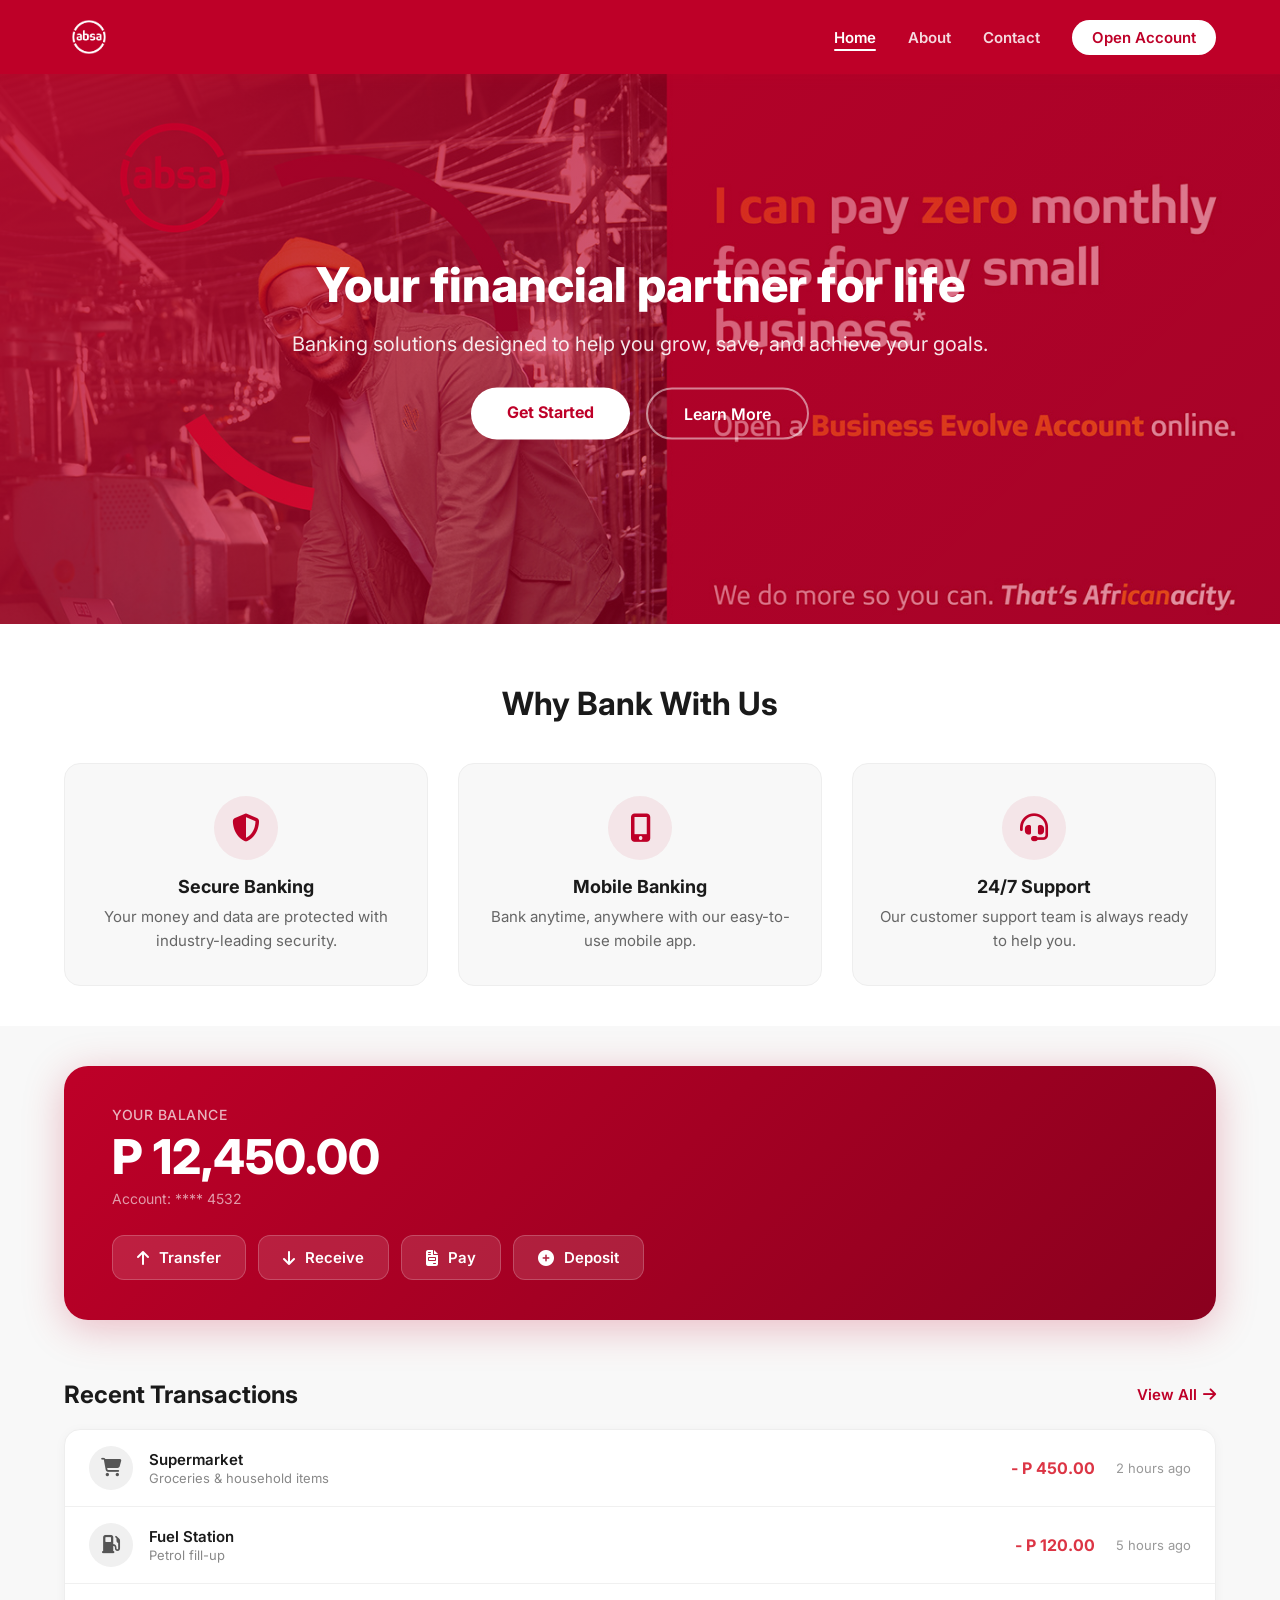
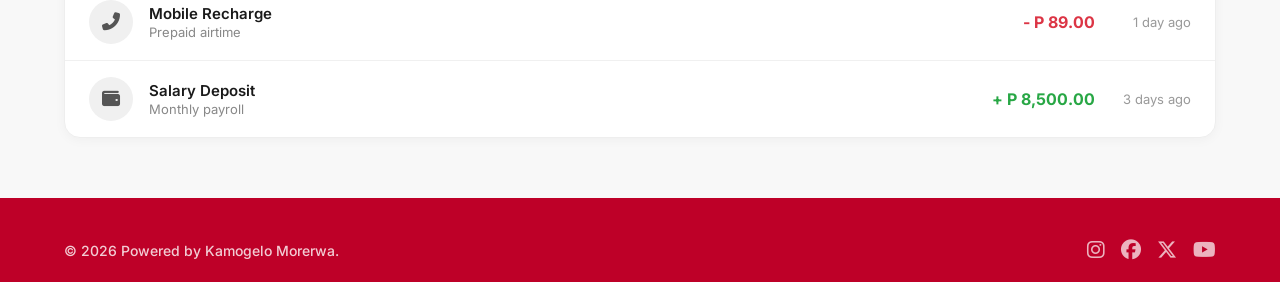
<file: index.html>
<!DOCTYPE html>
<html lang="en">
<head>
    <meta charset="utf-8">
    <meta name="viewport" content="width=device-width, initial-scale=1">
    <!-- Font Awesome -->
    <link rel="stylesheet" href="https://cdnjs.cloudflare.com/ajax/libs/font-awesome/6.5.0/css/all.min.css">
    <!-- Google Fonts -->
    <link href="https://fonts.googleapis.com/css2?family=Inter:wght@400;500;600;700;800&display=swap" rel="stylesheet">
    <link href="style.css" rel="stylesheet">
    <title>Absa Bank</title>
</head>
<body>
    <!-- ========================================== -->
    <!-- HEADER                                    -->
    <!-- ========================================== -->
    <header class="header">
        <div class="header-container">
            <div class="logo">
                <a href="index.html">
                    <img src="images/absa_logo.png" alt="Absa Logo">
                </a>
            </div>

            <nav class="nav">
                <a href="#" class="active">Home</a>
                <a href="#">About</a>
                <a href="#">Contact</a>
                <a href="login.html" class="nav-cta">Open Account</a>
            </nav>
        </div>
    </header>

    <!-- ========================================== -->
    <!-- HERO SECTION                              -->
    <!-- ========================================== -->
    <section class="hero">
        <div class="hero-image">
            <img src="images/banner.jpg" alt="Absa Banner Image">
        </div>
        <div class="hero-content">
            <h1>Your financial partner for life</h1>
            <p>Banking solutions designed to help you grow, save, and achieve your goals.</p>
            <div class="hero-buttons">
                <a href="#" class="btn-primary">Get Started</a>
                <a href="#" class="btn-secondary">Learn More</a>
            </div>
        </div>
    </section>

    <!-- ========================================== -->
    <!-- FEATURES SECTION                          -->
    <!-- ========================================== -->
    <section class="features">
        <div class="container">
            <h2 class="section-title">Why Bank With Us</h2>
            <div class="features-grid">
                <div class="feature-card">
                    <div class="feature-icon"><i class="fas fa-shield-alt"></i></div>
                    <h3>Secure Banking</h3>
                    <p>Your money and data are protected with industry-leading security.</p>
                </div>
                <div class="feature-card">
                    <div class="feature-icon"><i class="fas fa-mobile-alt"></i></div>
                    <h3>Mobile Banking</h3>
                    <p>Bank anytime, anywhere with our easy-to-use mobile app.</p>
                </div>
                <div class="feature-card">
                    <div class="feature-icon"><i class="fas fa-headset"></i></div>
                    <h3>24/7 Support</h3>
                    <p>Our customer support team is always ready to help you.</p>
                </div>
            </div>
        </div>
    </section>

    <!-- ========================================== -->
    <!-- ACCOUNT OVERVIEW                         -->
    <!-- ========================================== -->
    <section class="account-overview">
        <div class="container">
            <div class="account-card">
                <div class="account-balance">
                    <p class="balance-label">Your Balance</p>
                    <h2 class="balance-amount">P 12,450.00</h2>
                    <p class="balance-account">Account: **** 4532</p>
                </div>
                <div class="account-actions">
                    <button class="action-btn"><i class="fas fa-arrow-up"></i> Transfer</button>
                    <button class="action-btn"><i class="fas fa-arrow-down"></i> Receive</button>
                    <button class="action-btn"><i class="fas fa-file-invoice"></i> Pay</button>
                    <button class="action-btn"><i class="fas fa-plus-circle"></i> Deposit</button>
                </div>
            </div>
        </div>
    </section>

    <!-- ========================================== -->
    <!-- RECENT TRANSACTIONS                      -->
    <!-- ========================================== -->
    <section class="transactions">
        <div class="container">
            <div class="transactions-header">
                <h2>Recent Transactions</h2>
                <a href="#" class="view-all">View All <i class="fas fa-arrow-right"></i></a>
            </div>
            <div class="transactions-list">
                <div class="transaction-item">
                    <div class="transaction-icon"><i class="fas fa-shopping-cart"></i></div>
                    <div class="transaction-info">
                        <h4>Supermarket</h4>
                        <p>Groceries & household items</p>
                    </div>
                    <div class="transaction-amount negative">- P 450.00</div>
                    <div class="transaction-time">2 hours ago</div>
                </div>
                <div class="transaction-item">
                    <div class="transaction-icon"><i class="fas fa-gas-pump"></i></div>
                    <div class="transaction-info">
                        <h4>Fuel Station</h4>
                        <p>Petrol fill-up</p>
                    </div>
                    <div class="transaction-amount negative">- P 120.00</div>
                    <div class="transaction-time">5 hours ago</div>
                </div>
                <div class="transaction-item">
                    <div class="transaction-icon"><i class="fas fa-phone-alt"></i></div>
                    <div class="transaction-info">
                        <h4>Mobile Recharge</h4>
                        <p>Prepaid airtime</p>
                    </div>
                    <div class="transaction-amount negative">- P 89.00</div>
                    <div class="transaction-time">1 day ago</div>
                </div>
                <div class="transaction-item">
                    <div class="transaction-icon"><i class="fas fa-wallet"></i></div>
                    <div class="transaction-info">
                        <h4>Salary Deposit</h4>
                        <p>Monthly payroll</p>
                    </div>
                    <div class="transaction-amount positive">+ P 8,500.00</div>
                    <div class="transaction-time">3 days ago</div>
                </div>
            </div>
        </div>
    </section>

    <!-- ========================================== -->
    <!-- FOOTER                                    -->
    <!-- ========================================== -->
    <footer class="footer">
        <div class="container">
            <div class="footer-content">
                <p>&copy; 2026 Powered by Kamogelo Morerwa.</p>
                <div class="social-links">
                    <a href="#" aria-label="Instagram"><i class="fa-brands fa-instagram"></i></a>
                    <a href="#" aria-label="Facebook"><i class="fa-brands fa-facebook"></i></a>
                    <a href="#" aria-label="X / Twitter"><i class="fa-brands fa-x-twitter"></i></a>
                    <a href="#" aria-label="YouTube"><i class="fa-brands fa-youtube"></i></a>
                </div>
            </div>
        </div>
    </footer>

    <script src="script.js"></script>
</body>
</html>
</file>
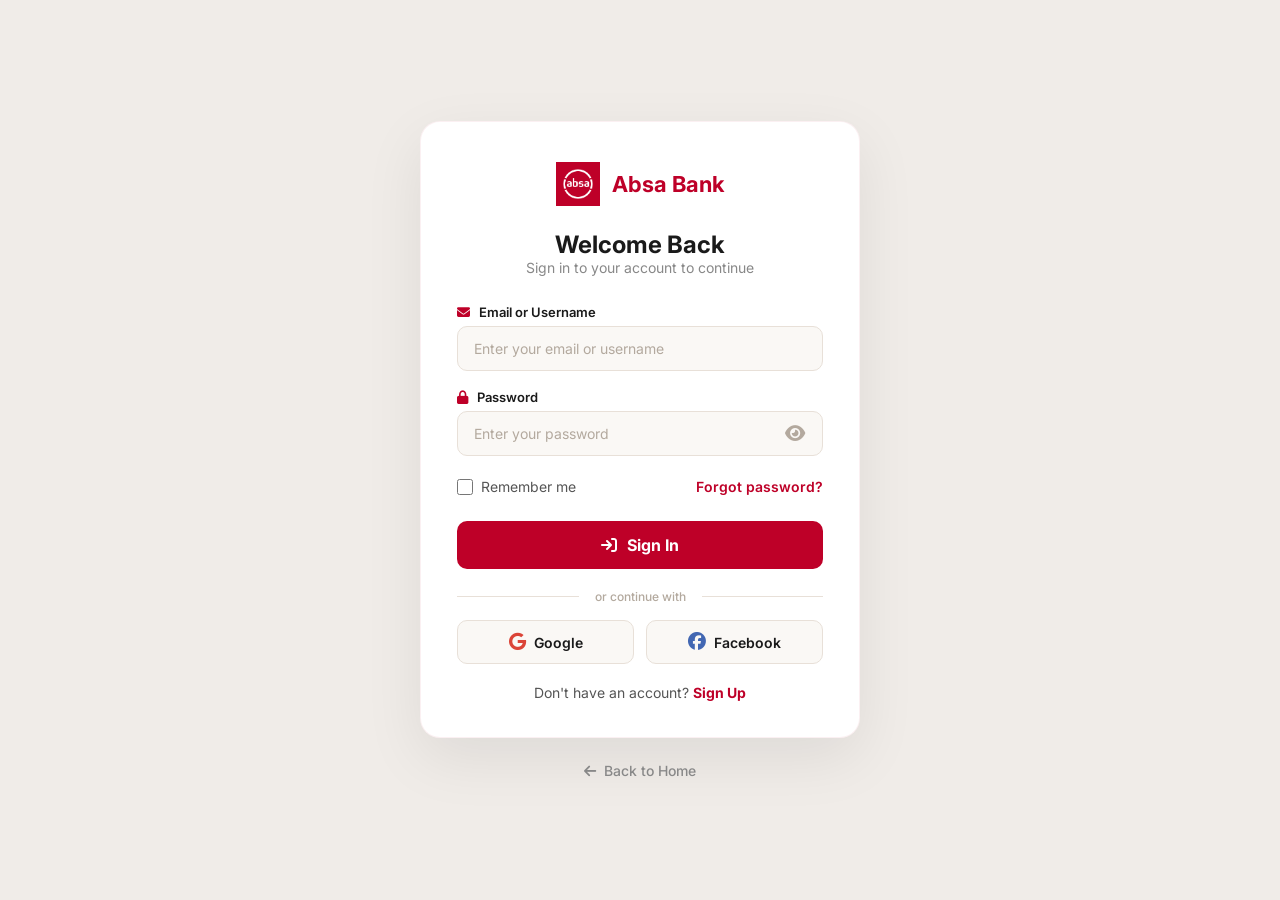
<file: login.html>
<!DOCTYPE html>
<html lang="en">
<head>
    <meta charset="utf-8">
    <meta name="viewport" content="width=device-width, initial-scale=1">
    <!-- Font Awesome -->
    <link rel="stylesheet" href="https://cdnjs.cloudflare.com/ajax/libs/font-awesome/6.5.0/css/all.min.css">
    <!-- Google Fonts -->
    <link href="https://fonts.googleapis.com/css2?family=Inter:wght@400;500;600;700;800&display=swap" rel="stylesheet">
    <link href="style.css" rel="stylesheet">
    <link href="login.css" rel="stylesheet">
    <title>Login - Absa Bank</title>
</head>
<body>
    <!-- ========================================== -->
    <!-- LOGIN PAGE                                -->
    <!-- ========================================== -->
    <div class="login-page">
        <div class="login-card">
            <!-- Logo -->
            <div class="login-logo">
                <img src="images/absa_logo.png" alt="Absa Logo">
                <h1>Absa Bank</h1>
            </div>

            <!-- Welcome Message -->
            <h2>Welcome Back</h2>
            <p class="login-subtitle">Sign in to your account to continue</p>

            <!-- Login Form -->
            <form class="login-form" id="loginForm">
                <!-- Email Field -->
                <div class="form-group">
                    <label for="loginEmail">
                        <i class="fas fa-envelope"></i> Email or Username
                    </label>
                    <input 
                        type="text" 
                        id="loginEmail" 
                        placeholder="Enter your email or username" 
                        required 
                    />
                </div>

                <!-- Password Field -->
                <div class="form-group">
                    <label for="loginPassword">
                        <i class="fas fa-lock"></i> Password
                    </label>
                    <div class="password-wrapper">
                        <input 
                            type="password" 
                            id="loginPassword" 
                            placeholder="Enter your password" 
                            required 
                        />
                        <button type="button" class="toggle-password" id="toggleLoginPassword">
                            <i class="fas fa-eye"></i>
                        </button>
                    </div>
                </div>

                <!-- Options -->
                <div class="form-options">
                    <label class="remember-me">
                        <input type="checkbox" /> Remember me
                    </label>
                    <a href="#" class="forgot-password">Forgot password?</a>
                </div>

                <!-- Login Button -->
                <button type="submit" class="login-btn">
                    <i class="fas fa-arrow-right-to-bracket"></i> Sign In
                </button>
            </form>

            <!-- Divider -->
            <div class="divider">
                <span>or continue with</span>
            </div>

            <!-- Social Login -->
            <div class="social-login">
                <button class="social-btn google">
                    <i class="fa-brands fa-google"></i> Google
                </button>
                <button class="social-btn facebook">
                    <i class="fa-brands fa-facebook"></i> Facebook
                </button>
            </div>

            <!-- Sign Up Link -->
            <p class="signup-link">
                Don't have an account? <a href="signup.html">Sign Up</a>
            </p>
        </div>

        <!-- Back to Home -->
        <a href="index.html" class="back-home">
            <i class="fas fa-arrow-left"></i> Back to Home
        </a>
    </div>

    <script src="script.js"></script>
</body>
</html>
</file>
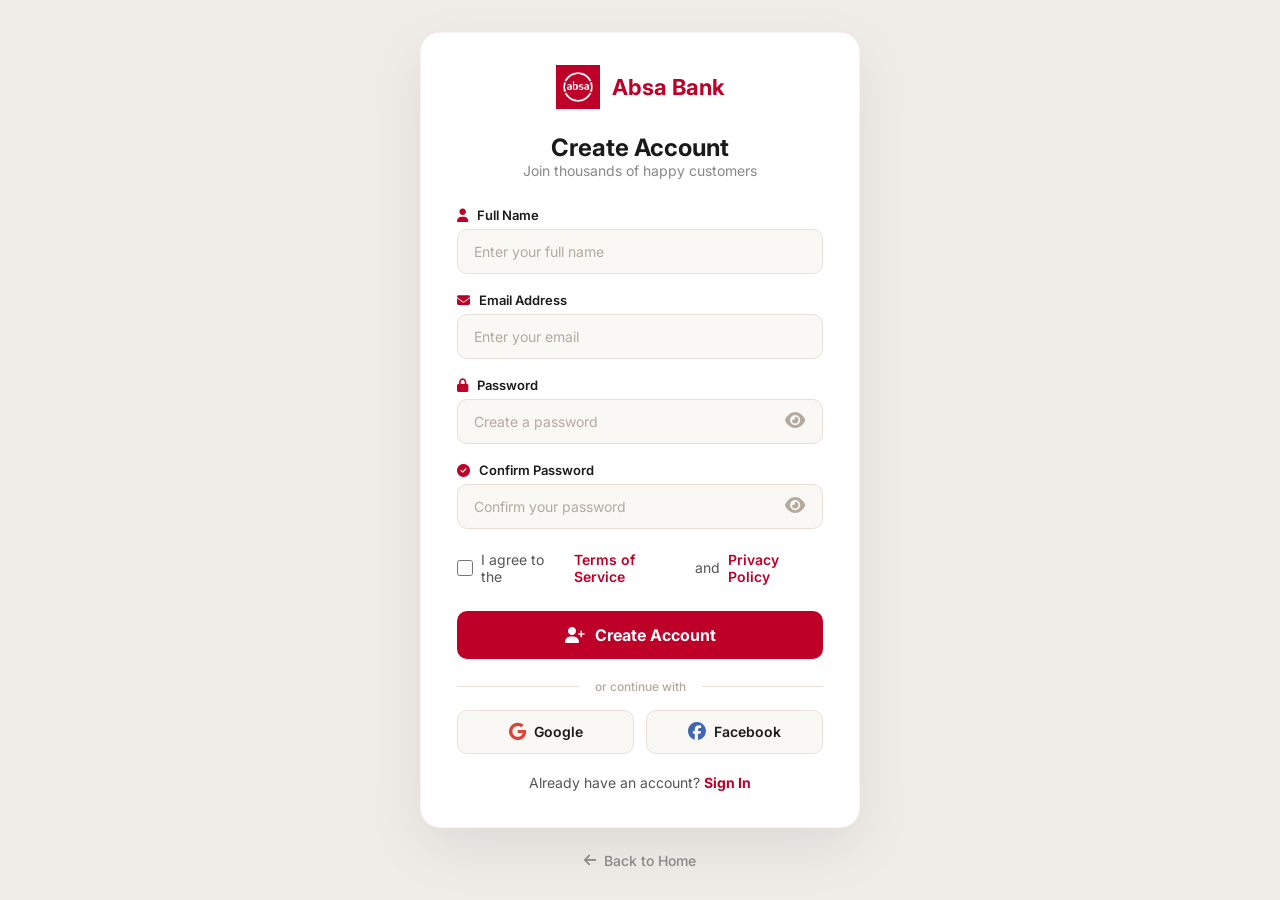
<file: signup.html>
<!DOCTYPE html>
<html lang="en">
<head>
    <meta charset="utf-8">
    <meta name="viewport" content="width=device-width, initial-scale=1">
    <!-- Font Awesome -->
    <link rel="stylesheet" href="https://cdnjs.cloudflare.com/ajax/libs/font-awesome/6.5.0/css/all.min.css">
    <!-- Google Fonts -->
    <link href="https://fonts.googleapis.com/css2?family=Inter:wght@400;500;600;700;800&display=swap" rel="stylesheet">
    <link href="style.css" rel="stylesheet">
    <link href="login.css" rel="stylesheet">
    <title>Sign Up - Absa Bank</title>
</head>
<body>
    <!-- ========================================== -->
    <!-- SIGNUP PAGE                              -->
    <!-- ========================================== -->
    <div class="login-page">
        <div class="login-card signup-card">
            <!-- Logo -->
            <div class="login-logo">
                <img src="images/absa_logo.png" alt="Absa Logo">
                <h1>Absa Bank</h1>
            </div>

            <!-- Welcome Message -->
            <h2>Create Account</h2>
            <p class="login-subtitle">Join thousands of happy customers</p>

            <!-- Signup Form -->
            <form class="login-form" id="signupForm">
                <!-- Full Name -->
                <div class="form-group">
                    <label for="signupName">
                        <i class="fas fa-user"></i> Full Name
                    </label>
                    <input 
                        type="text" 
                        id="signupName" 
                        placeholder="Enter your full name" 
                        required 
                    />
                </div>

                <!-- Email -->
                <div class="form-group">
                    <label for="signupEmail">
                        <i class="fas fa-envelope"></i> Email Address
                    </label>
                    <input 
                        type="email" 
                        id="signupEmail" 
                        placeholder="Enter your email" 
                        required 
                    />
                </div>

                <!-- Password -->
                <div class="form-group">
                    <label for="signupPassword">
                        <i class="fas fa-lock"></i> Password
                    </label>
                    <div class="password-wrapper">
                        <input 
                            type="password" 
                            id="signupPassword" 
                            placeholder="Create a password" 
                            required 
                        />
                        <button type="button" class="toggle-password" id="toggleSignupPassword">
                            <i class="fas fa-eye"></i>
                        </button>
                    </div>
                </div>

                <!-- Confirm Password -->
                <div class="form-group">
                    <label for="signupConfirmPassword">
                        <i class="fas fa-check-circle"></i> Confirm Password
                    </label>
                    <div class="password-wrapper">
                        <input 
                            type="password" 
                            id="signupConfirmPassword" 
                            placeholder="Confirm your password" 
                            required 
                        />
                        <button type="button" class="toggle-password" id="toggleSignupConfirmPassword">
                            <i class="fas fa-eye"></i>
                        </button>
                    </div>
                </div>

                <!-- Terms -->
                <div class="form-options">
                    <label class="remember-me">
                        <input type="checkbox" required /> I agree to the 
                        <a href="#" class="terms-link">Terms of Service</a> and 
                        <a href="#" class="terms-link">Privacy Policy</a>
                    </label>
                </div>

                <!-- Signup Button -->
                <button type="submit" class="login-btn">
                    <i class="fas fa-user-plus"></i> Create Account
                </button>
            </form>

            <!-- Divider -->
            <div class="divider">
                <span>or continue with</span>
            </div>

            <!-- Social Login -->
            <div class="social-login">
                <button class="social-btn google">
                    <i class="fa-brands fa-google"></i> Google
                </button>
                <button class="social-btn facebook">
                    <i class="fa-brands fa-facebook"></i> Facebook
                </button>
            </div>

            <!-- Login Link -->
            <p class="signup-link">
                Already have an account? <a href="login.html">Sign In</a>
            </p>
        </div>

        <!-- Back to Home -->
        <a href="index.html" class="back-home">
            <i class="fas fa-arrow-left"></i> Back to Home
        </a>
    </div>

    <script src="script.js"></script>
</body>
</html>
</file>
<file: style.css>
/* ============================================ */
/* RESET & BASE STYLES                         */
/* ============================================ */
* {
    margin: 0;
    padding: 0;
    box-sizing: border-box;
}

body {
    font-family: 'Inter', -apple-system, BlinkMacSystemFont, sans-serif;
    color: #1a1a1a;
    background: #f8f8f8;
    overflow-x: hidden;
}

.container {
    max-width: 1200px;
    margin: 0 auto;
    padding: 0 24px;
}

/* ============================================ */
/* HEADER                                      */
/* ============================================ */
.header {
    background-color: #BE0028;
    padding: 12px 0;
    position: sticky;
    top: 0;
    z-index: 1000;
    box-shadow: 0 2px 12px rgba(190, 0, 40, 0.3);
}

.header-container {
    display: flex;
    justify-content: space-between;
    align-items: center;
    max-width: 1200px;
    margin: 0 auto;
    padding: 0 24px;
}

.logo img {
    width: 50px;
    height: 50px;
    display: block;
}

.nav {
    display: flex;
    align-items: center;
    gap: 32px;
    list-style: none;
}

.nav a {
    text-decoration: none;
    color: rgba(255, 255, 255, 0.85);
    font-weight: 600;
    font-size: 15px;
    transition: color 0.3s ease;
}

.nav a:hover {
    color: #ffffff;
}

.nav a.active {
    color: #ffffff;
    position: relative;
}

.nav a.active::after {
    content: '';
    position: absolute;
    bottom: -4px;
    left: 0;
    right: 0;
    height: 2px;
    background: white;
    border-radius: 2px;
}

.nav-cta {
    background: #ffffff;
    color: #BE0028 !important;
    padding: 8px 20px;
    border-radius: 30px;
    font-weight: 700;
    transition: all 0.3s ease;
}

.nav-cta:hover {
    background: rgba(255, 255, 255, 0.85);
    transform: scale(1.02);
}

/* ============================================ */
/* HERO SECTION                                */
/* ============================================ */
.hero {
    position: relative;
    height: 550px;
    overflow: hidden;
}

.hero-image img {
    width: 100%;
    height: 100%;
    object-fit: cover;
    display: block;
}

.hero::before {
    content: '';
    position: absolute;
    top: 0;
    left: 0;
    right: 0;
    bottom: 0;
    background: linear-gradient(135deg, rgba(190, 0, 40, 0.85) 0%, rgba(190, 0, 40, 0.4) 100%);
    z-index: 1;
}

.hero-content {
    position: absolute;
    top: 50%;
    left: 50%;
    transform: translate(-50%, -50%);
    text-align: center;
    color: white;
    z-index: 2;
    width: 90%;
    max-width: 700px;
}

.hero-content h1 {
    font-size: 48px;
    font-weight: 800;
    margin-bottom: 16px;
    line-height: 1.1;
}

.hero-content p {
    font-size: 20px;
    font-weight: 400;
    opacity: 0.9;
    margin-bottom: 28px;
    line-height: 1.6;
}

.hero-buttons {
    display: flex;
    gap: 16px;
    justify-content: center;
    flex-wrap: wrap;
}

.btn-primary {
    display: inline-block;
    background: #ffffff;
    color: #BE0028;
    padding: 14px 36px;
    border-radius: 30px;
    font-weight: 700;
    font-size: 16px;
    text-decoration: none;
    transition: all 0.3s ease;
}

.btn-primary:hover {
    transform: translateY(-2px);
    box-shadow: 0 8px 30px rgba(255, 255, 255, 0.3);
}

.btn-secondary {
    display: inline-block;
    background: transparent;
    color: #ffffff;
    padding: 14px 36px;
    border-radius: 30px;
    font-weight: 600;
    font-size: 16px;
    text-decoration: none;
    border: 2px solid rgba(255, 255, 255, 0.5);
    transition: all 0.3s ease;
}

.btn-secondary:hover {
    background: rgba(255, 255, 255, 0.15);
    border-color: #ffffff;
    transform: translateY(-2px);
}

/* ============================================ */
/* FEATURES SECTION                            */
/* ============================================ */
.features {
    padding: 60px 0 40px;
    background: #ffffff;
}

.section-title {
    text-align: center;
    font-size: 32px;
    font-weight: 700;
    color: #1a1a1a;
    margin-bottom: 40px;
}

.features-grid {
    display: grid;
    grid-template-columns: repeat(auto-fill, minmax(280px, 1fr));
    gap: 30px;
}

.feature-card {
    text-align: center;
    padding: 32px 24px;
    border-radius: 16px;
    background: #f8f8f8;
    transition: all 0.3s ease;
    border: 1px solid #eee;
}

.feature-card:hover {
    transform: translateY(-6px);
    box-shadow: 0 12px 40px rgba(0, 0, 0, 0.06);
}

.feature-icon {
    width: 64px;
    height: 64px;
    background: rgba(190, 0, 40, 0.08);
    border-radius: 50%;
    display: flex;
    align-items: center;
    justify-content: center;
    margin: 0 auto 16px;
    font-size: 28px;
    color: #BE0028;
}

.feature-card h3 {
    font-size: 18px;
    font-weight: 700;
    margin-bottom: 8px;
}

.feature-card p {
    font-size: 15px;
    color: #666;
    line-height: 1.6;
}

/* ============================================ */
/* ACCOUNT OVERVIEW                            */
/* ============================================ */
.account-overview {
    padding: 40px 0 60px;
}

.account-card {
    background: linear-gradient(135deg, #BE0028, #8A001E);
    border-radius: 24px;
    padding: 40px 48px;
    color: white;
    box-shadow: 0 8px 40px rgba(190, 0, 40, 0.25);
}

.account-balance {
    margin-bottom: 28px;
}

.balance-label {
    font-size: 14px;
    font-weight: 500;
    opacity: 0.7;
    text-transform: uppercase;
    letter-spacing: 0.5px;
}

.balance-amount {
    font-size: 48px;
    font-weight: 800;
    margin: 4px 0 4px;
}

.balance-account {
    font-size: 14px;
    opacity: 0.6;
}

.account-actions {
    display: flex;
    gap: 12px;
    flex-wrap: wrap;
}

.action-btn {
    display: flex;
    align-items: center;
    gap: 10px;
    background: rgba(255, 255, 255, 0.12);
    border: 1px solid rgba(255, 255, 255, 0.2);
    color: white;
    padding: 12px 24px;
    border-radius: 12px;
    font-size: 15px;
    font-weight: 600;
    font-family: 'Inter', sans-serif;
    cursor: pointer;
    transition: all 0.3s ease;
}

.action-btn:hover {
    background: rgba(255, 255, 255, 0.25);
    transform: translateY(-2px);
}

.action-btn i {
    font-size: 16px;
}

/* ============================================ */
/* TRANSACTIONS                                */
/* ============================================ */
.transactions {
    padding: 0 0 60px;
}

.transactions-header {
    display: flex;
    justify-content: space-between;
    align-items: center;
    margin-bottom: 20px;
}

.transactions-header h2 {
    font-size: 24px;
    font-weight: 700;
}

.view-all {
    color: #BE0028;
    font-weight: 600;
    text-decoration: none;
    font-size: 15px;
    display: flex;
    align-items: center;
    gap: 6px;
    transition: gap 0.3s ease;
}

.view-all:hover {
    gap: 10px;
}

.transactions-list {
    background: #ffffff;
    border-radius: 16px;
    overflow: hidden;
    box-shadow: 0 2px 12px rgba(0, 0, 0, 0.04);
    border: 1px solid #eee;
}

.transaction-item {
    display: flex;
    align-items: center;
    gap: 16px;
    padding: 16px 24px;
    border-bottom: 1px solid #f0f0f0;
    transition: background 0.3s ease;
}

.transaction-item:last-child {
    border-bottom: none;
}

.transaction-item:hover {
    background: #fafafa;
}

.transaction-icon {
    width: 44px;
    height: 44px;
    border-radius: 50%;
    background: #f0f0f0;
    display: flex;
    align-items: center;
    justify-content: center;
    font-size: 18px;
    color: #555;
    flex-shrink: 0;
}

.transaction-info {
    flex: 1;
}

.transaction-info h4 {
    font-size: 15px;
    font-weight: 600;
    margin-bottom: 1px;
}

.transaction-info p {
    font-size: 13px;
    color: #888;
}

.transaction-amount {
    font-weight: 700;
    font-size: 16px;
    text-align: right;
}

.transaction-amount.negative {
    color: #dc3545;
}

.transaction-amount.positive {
    color: #28a745;
}

.transaction-time {
    font-size: 13px;
    color: #999;
    min-width: 80px;
    text-align: right;
}

/* ============================================ */
/* FOOTER                                      */
/* ============================================ */
.footer {
    background: #BE0028;
    padding: 40px 0 20px;
    margin-top: 0;
}

.footer .container {
    max-width: 1200px;
    margin: 0 auto;
    padding: 0 24px;
}

.footer-content {
    display: flex;
    justify-content: space-between;
    align-items: center;
    flex-wrap: wrap;
    gap: 16px;
}

.footer-content p {
    color: rgba(255, 255, 255, 0.8);
    font-weight: 500;
    font-size: 14px;
}

.social-links {
    display: flex;
    gap: 16px;
}

.social-links a {
    color: rgba(255, 255, 255, 0.7);
    font-size: 20px;
    transition: all 0.3s ease;
}

.social-links a:hover {
    color: #ffffff;
    transform: translateY(-3px) scale(1.1);
}

/* ============================================ */
/* RESPONSIVE                                  */
/* ============================================ */
@media (max-width: 992px) {
    .hero-content h1 {
        font-size: 36px;
    }

    .hero-content p {
        font-size: 18px;
    }

    .balance-amount {
        font-size: 36px;
    }
}

@media (max-width: 768px) {
    .header-container {
        flex-wrap: wrap;
        gap: 12px;
    }

    .nav {
        gap: 16px;
        flex-wrap: wrap;
    }

    .nav a {
        font-size: 14px;
    }

    .nav-cta {
        padding: 6px 16px;
        font-size: 13px;
    }

    .hero {
        height: 450px;
    }

    .hero-content h1 {
        font-size: 28px;
    }

    .hero-content p {
        font-size: 16px;
    }

    .features-grid {
        grid-template-columns: 1fr;
    }

    .account-card {
        padding: 28px 20px;
    }

    .balance-amount {
        font-size: 30px;
    }

    .account-actions {
        gap: 8px;
    }

    .action-btn {
        padding: 10px 16px;
        font-size: 13px;
        flex: 1 1 calc(50% - 8px);
        justify-content: center;
    }

    .transaction-item {
        flex-wrap: wrap;
        gap: 8px 16px;
        padding: 14px 16px;
    }

    .transaction-time {
        min-width: auto;
        font-size: 12px;
    }

    .transaction-amount {
        font-size: 15px;
    }

    .footer-content {
        flex-direction: column;
        text-align: center;
    }
}

@media (max-width: 480px) {
    .hero {
        height: 400px;
    }

    .hero-content h1 {
        font-size: 22px;
    }

    .hero-content p {
        font-size: 14px;
    }

    .hero-buttons {
        flex-direction: column;
        align-items: center;
    }

    .btn-primary,
    .btn-secondary {
        width: 100%;
        text-align: center;
        padding: 12px 24px;
    }

    .nav a {
        font-size: 12px;
    }

    .nav {
        gap: 10px;
    }

    .nav-cta {
        font-size: 12px;
        padding: 4px 12px;
    }
}
</file>
<file: login.css>
/* ============================================ */
/* LOGIN & SIGNUP PAGES                        */
/* ============================================ */

/* Reset */
* {
    margin: 0;
    padding: 0;
    box-sizing: border-box;
}

body {
    font-family: 'Inter', -apple-system, BlinkMacSystemFont, sans-serif;
    background: #f0ece8;
    min-height: 100vh;
    display: flex;
    align-items: center;
    justify-content: center;
    padding: 20px;
}

.login-page {
    width: 100%;
    max-width: 440px;
    display: flex;
    flex-direction: column;
    align-items: center;
    gap: 24px;
}

/* ============================================ */
/* LOGIN CARD                                  */
/* ============================================ */
.login-card {
    background: #ffffff;
    border-radius: 20px;
    padding: 40px 36px 36px;
    width: 100%;
    box-shadow: 0 20px 60px rgba(0, 0, 0, 0.08);
    border: 1px solid rgba(190, 0, 40, 0.06);
}

.signup-card {
    padding: 32px 36px 36px;
}

/* Logo */
.login-logo {
    display: flex;
    align-items: center;
    justify-content: center;
    gap: 12px;
    margin-bottom: 24px;
}

.login-logo img {
    width: 44px;
    height: 44px;
}

.login-logo h1 {
    font-size: 22px;
    font-weight: 700;
    color: #BE0028;
}

/* Headings */
.login-card h2 {
    font-size: 24px;
    font-weight: 700;
    color: #1a1a1a;
    text-align: center;
}

.login-subtitle {
    font-size: 14px;
    color: #888;
    text-align: center;
    margin-bottom: 28px;
}

/* ============================================ */
/* FORM                                        */
/* ============================================ */
.login-form {
    display: flex;
    flex-direction: column;
    gap: 18px;
}

.form-group {
    display: flex;
    flex-direction: column;
    gap: 6px;
}

.form-group label {
    font-size: 13px;
    font-weight: 600;
    color: #1a1a1a;
}

.form-group label i {
    color: #BE0028;
    margin-right: 6px;
}

.form-group input {
    padding: 12px 16px;
    border: 1.5px solid #e8e0d8;
    border-radius: 10px;
    font-size: 15px;
    font-family: 'Inter', sans-serif;
    background: #faf8f5;
    transition: all 0.3s ease;
    color: #1a1a1a;
}

.form-group input:focus {
    border-color: #BE0028;
    background: #ffffff;
    box-shadow: 0 0 0 4px rgba(190, 0, 40, 0.1);
    outline: none;
}

.form-group input::placeholder {
    color: #b3a99e;
    font-size: 14px;
}

/* Password Toggle */
.password-wrapper {
    position: relative;
}

.password-wrapper input {
    width: 100%;
    padding-right: 48px;
}

.toggle-password {
    position: absolute;
    right: 14px;
    top: 50%;
    transform: translateY(-50%);
    background: none;
    border: none;
    color: #b3a99e;
    cursor: pointer;
    font-size: 18px;
    padding: 4px;
    transition: color 0.2s ease;
}

.toggle-password:hover {
    color: #1a1a1a;
}

/* ============================================ */
/* FORM OPTIONS                                */
/* ============================================ */
.form-options {
    display: flex;
    justify-content: space-between;
    align-items: center;
    font-size: 14px;
    margin: 4px 0 8px;
}

.remember-me {
    display: flex;
    align-items: center;
    gap: 8px;
    color: #555;
    cursor: pointer;
}

.remember-me input[type="checkbox"] {
    width: 16px;
    height: 16px;
    accent-color: #BE0028;
    cursor: pointer;
}

.forgot-password {
    color: #BE0028;
    text-decoration: none;
    font-weight: 600;
    transition: color 0.2s ease;
}

.forgot-password:hover {
    color: #8A001E;
    text-decoration: underline;
}

.terms-link {
    color: #BE0028;
    text-decoration: none;
    font-weight: 600;
}

.terms-link:hover {
    text-decoration: underline;
}

/* ============================================ */
/* LOGIN BUTTON                                */
/* ============================================ */
.login-btn {
    padding: 14px 24px;
    background: #BE0028;
    color: #ffffff;
    border: none;
    border-radius: 10px;
    font-size: 16px;
    font-weight: 700;
    font-family: 'Inter', sans-serif;
    cursor: pointer;
    transition: all 0.3s ease;
    display: flex;
    align-items: center;
    justify-content: center;
    gap: 10px;
}

.login-btn:hover {
    background: #8A001E;
    transform: translateY(-2px);
    box-shadow: 0 8px 24px rgba(190, 0, 40, 0.3);
}

.login-btn:active {
    transform: translateY(0);
}

/* ============================================ */
/* DIVIDER                                    */
/* ============================================ */
.divider {
    display: flex;
    align-items: center;
    gap: 16px;
    margin: 20px 0 16px;
}

.divider::before,
.divider::after {
    content: '';
    flex: 1;
    height: 1px;
    background: #e8e0d8;
}

.divider span {
    font-size: 12px;
    color: #b3a99e;
    font-weight: 500;
    white-space: nowrap;
}

/* ============================================ */
/* SOCIAL LOGIN                               */
/* ============================================ */
.social-login {
    display: flex;
    gap: 12px;
}

.social-btn {
    flex: 1;
    padding: 12px 16px;
    border: 1.5px solid #e8e0d8;
    border-radius: 10px;
    background: #faf8f5;
    font-family: 'Inter', sans-serif;
    font-size: 14px;
    font-weight: 600;
    cursor: pointer;
    transition: all 0.3s ease;
    display: flex;
    align-items: center;
    justify-content: center;
    gap: 8px;
    color: #1a1a1a;
}

.social-btn:hover {
    background: #ffffff;
    border-color: #BE0028;
    transform: translateY(-2px);
    box-shadow: 0 4px 16px rgba(0, 0, 0, 0.04);
}

.social-btn.google i {
    color: #db4437;
    font-size: 18px;
}

.social-btn.facebook i {
    color: #4267b2;
    font-size: 18px;
}

/* ============================================ */
/* LINKS                                       */
/* ============================================ */
.signup-link {
    text-align: center;
    font-size: 14px;
    color: #555;
    margin-top: 20px;
}

.signup-link a {
    color: #BE0028;
    font-weight: 700;
    text-decoration: none;
    transition: color 0.2s ease;
}

.signup-link a:hover {
    color: #8A001E;
    text-decoration: underline;
}

.back-home {
    display: inline-flex;
    align-items: center;
    gap: 8px;
    color: #888;
    text-decoration: none;
    font-size: 14px;
    font-weight: 500;
    transition: color 0.2s ease;
}

.back-home:hover {
    color: #BE0028;
}

/* ============================================ */
/* RESPONSIVE                                  */
/* ============================================ */
@media (max-width: 480px) {
    .login-card {
        padding: 28px 20px 24px;
    }

    .signup-card {
        padding: 24px 20px 24px;
    }

    .login-card h2 {
        font-size: 20px;
    }

    .social-login {
        flex-direction: column;
    }

    .form-options {
        flex-direction: column;
        gap: 8px;
        align-items: flex-start;
    }

    .login-logo h1 {
        font-size: 18px;
    }

    .login-logo img {
        width: 36px;
        height: 36px;
    }

    .signup-link {
        font-size: 13px;
    }
}
</file>
